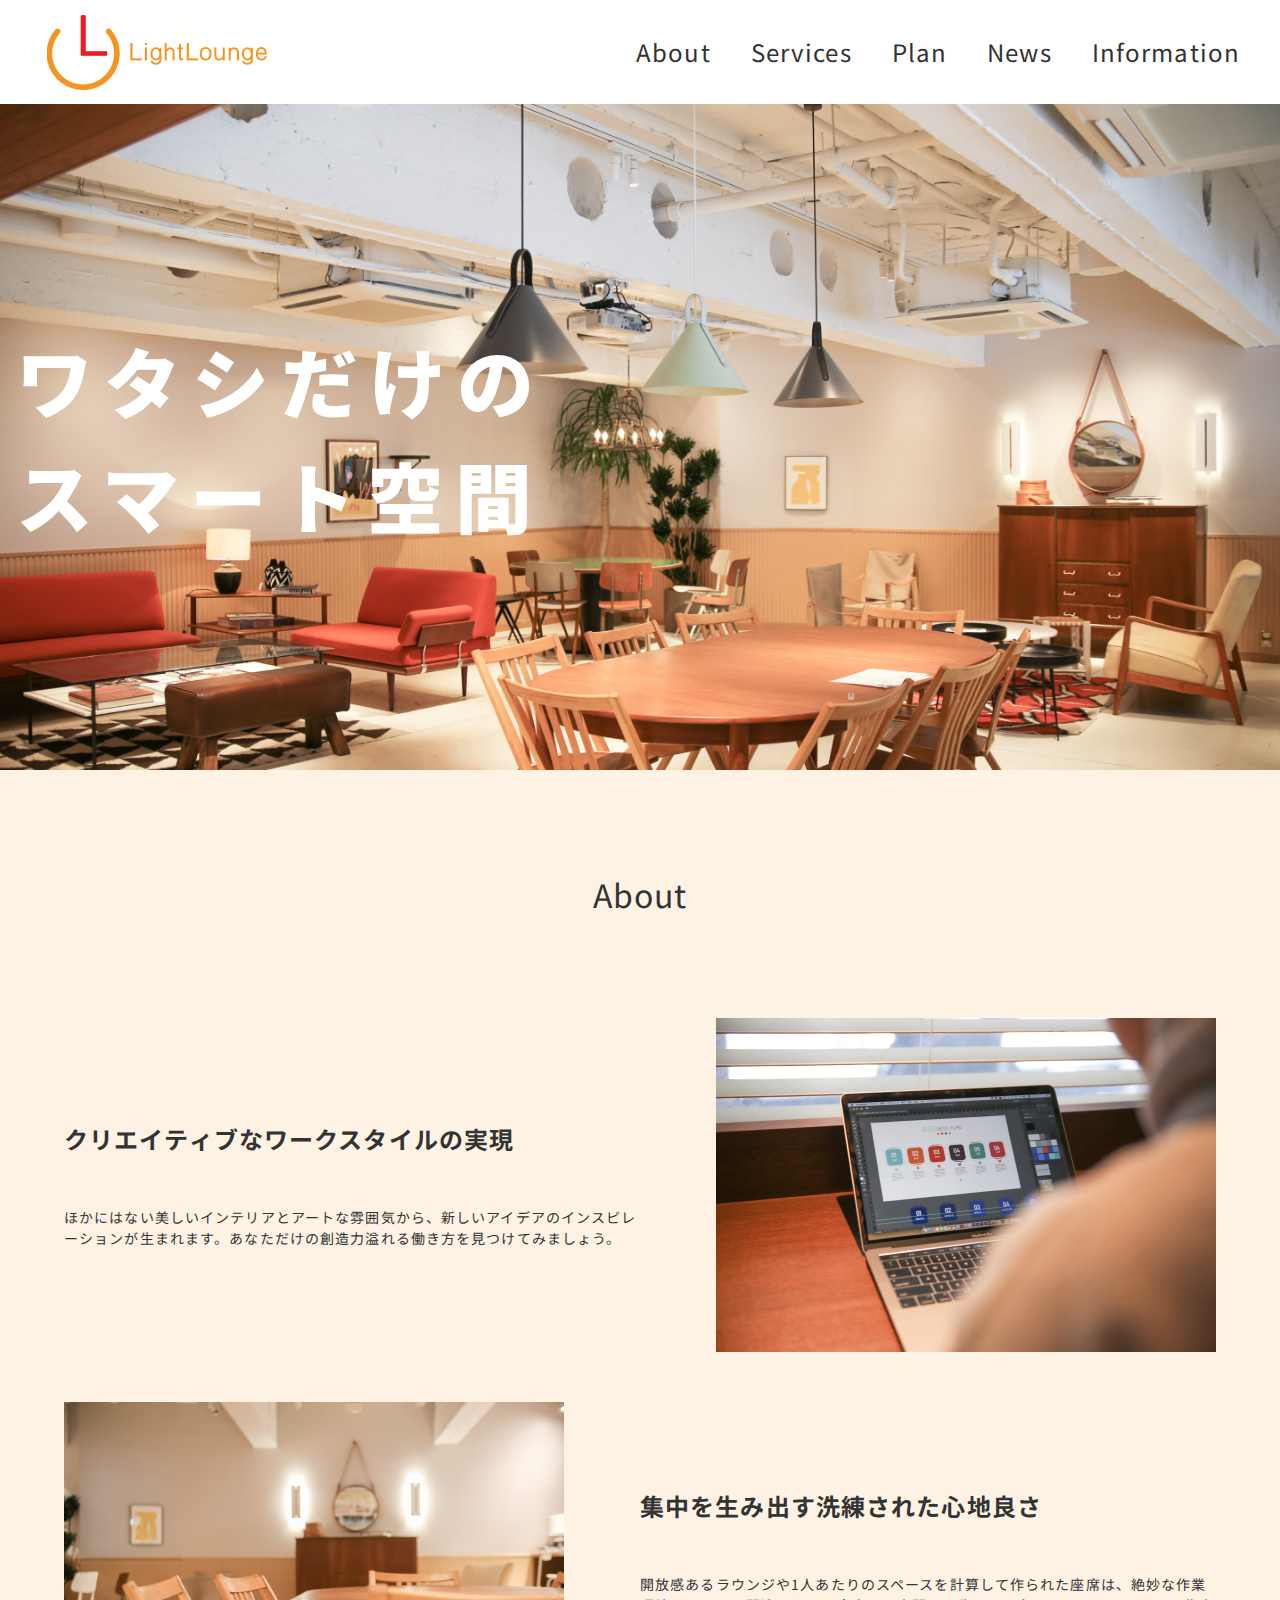
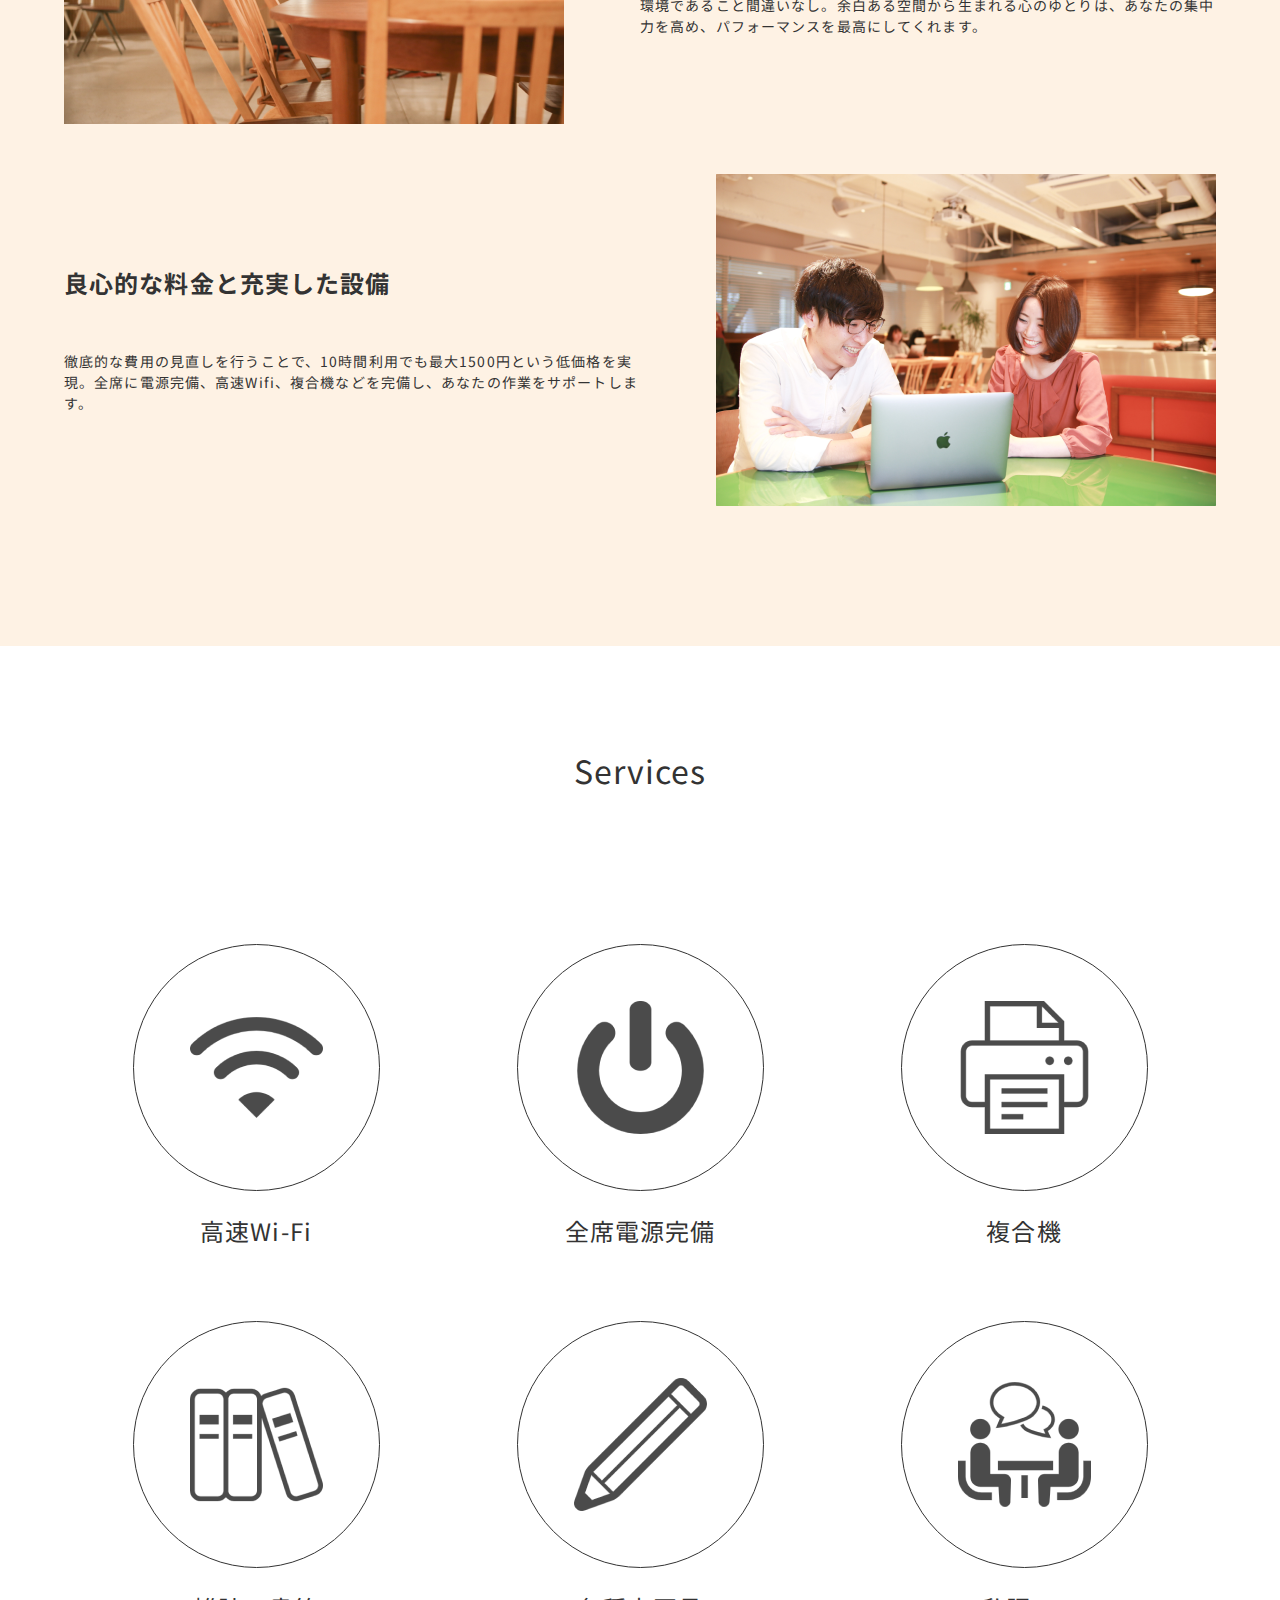
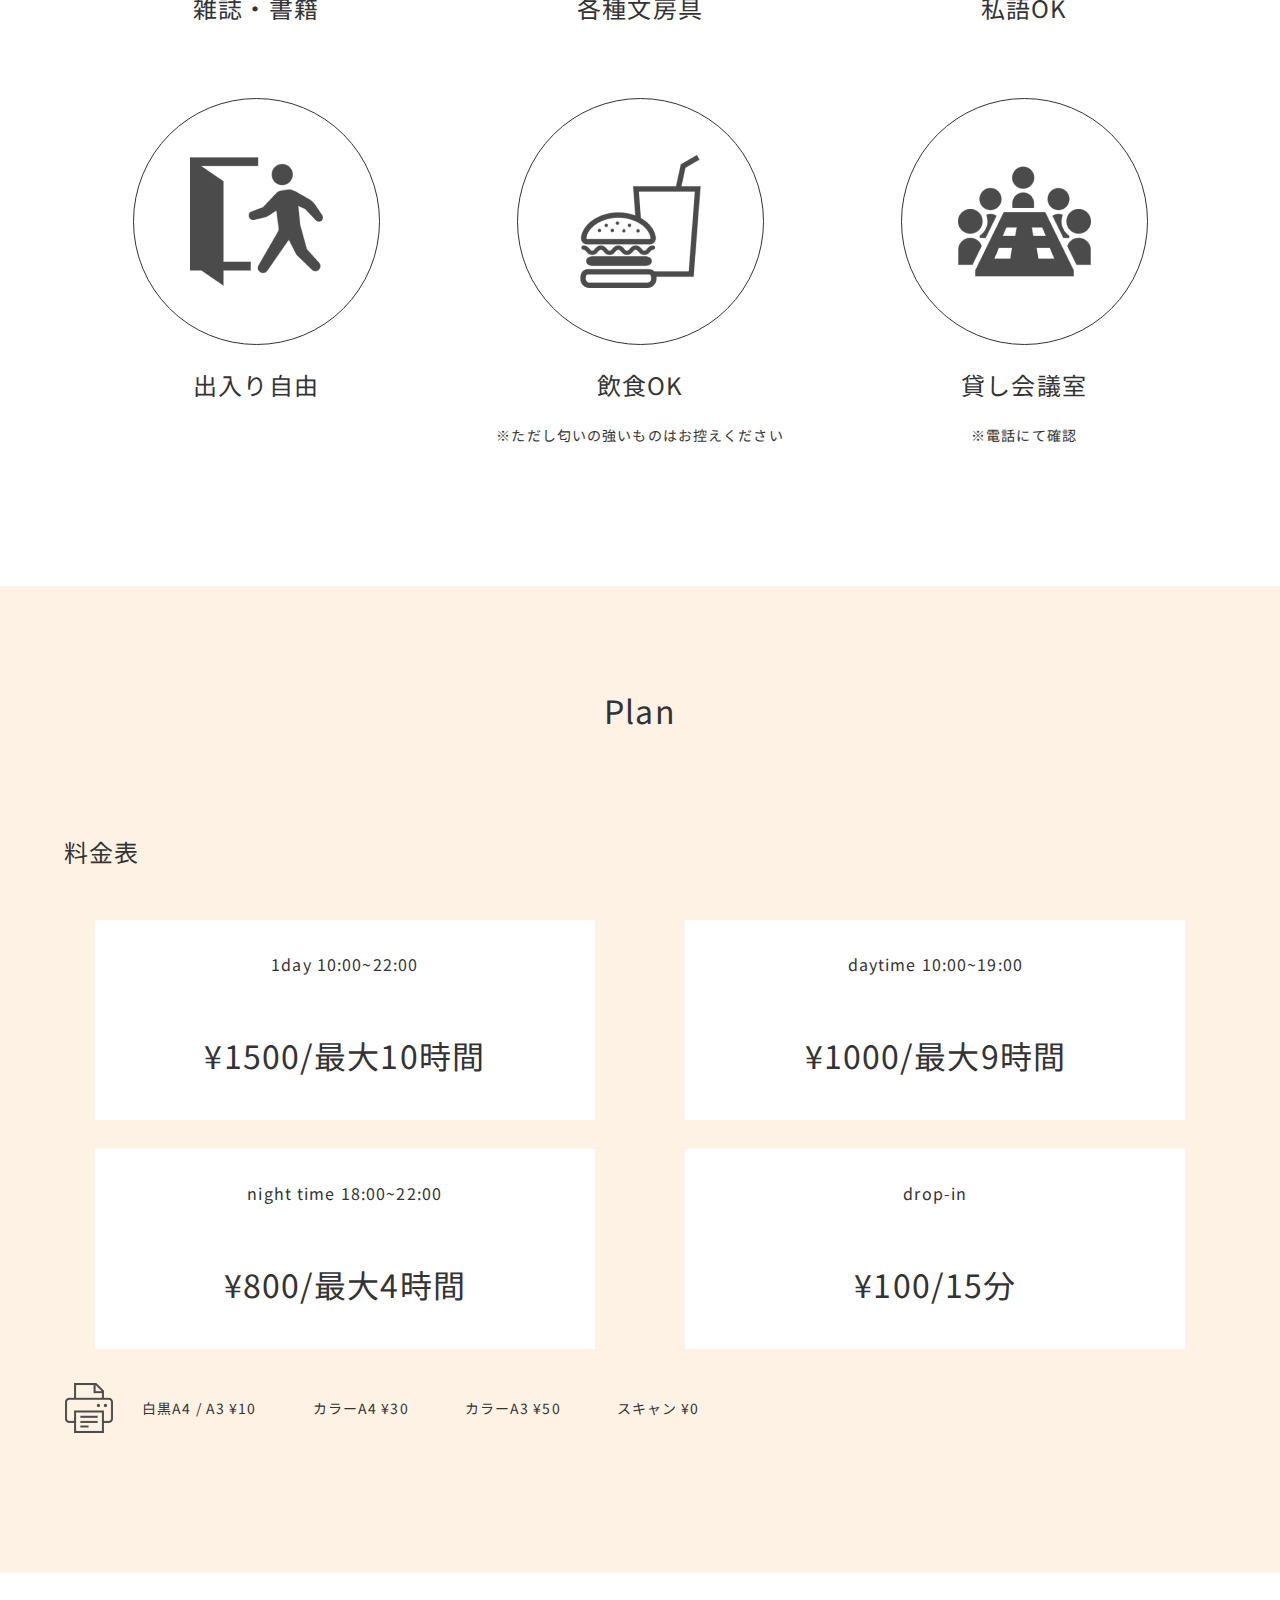
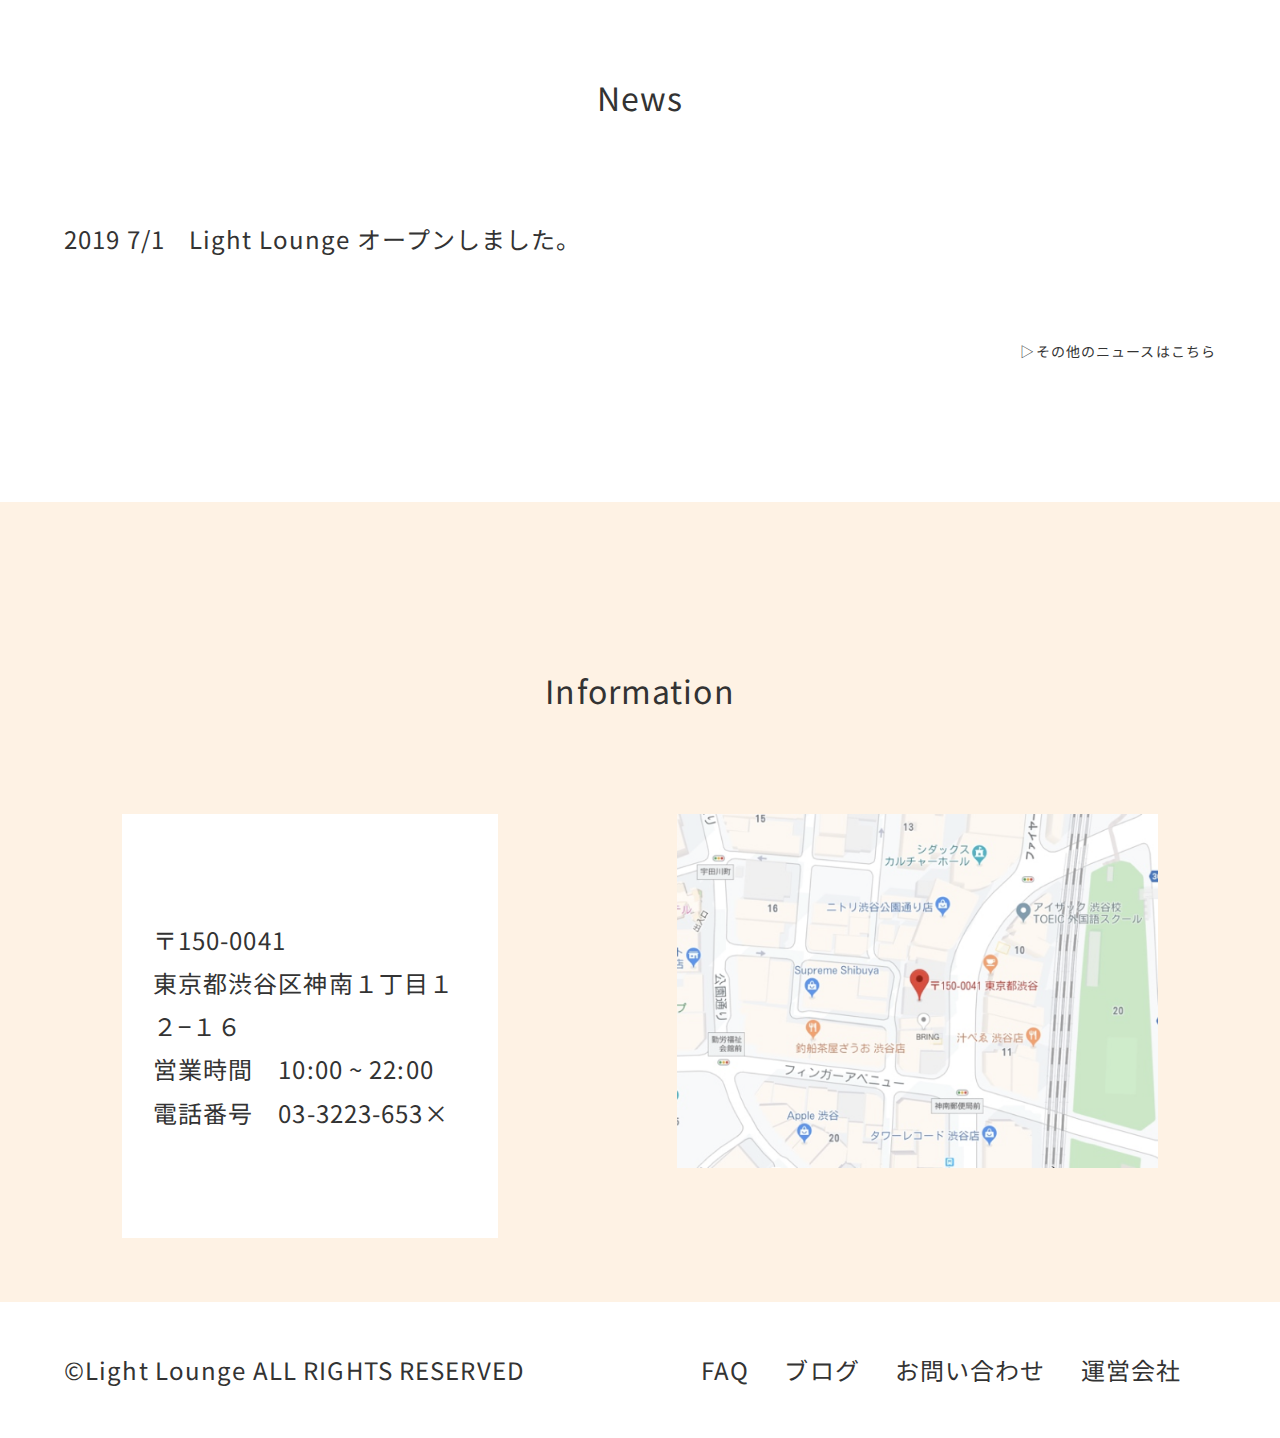
<file: final/index.html>
<!DOCTYPE html>
<html lang="ja">
<head>
  <meta charset="UTF-8">
  <meta name="viewport" content="width=device-width, initial-scale=1.0">
  <meta http-equiv="X-UA-Compatible" content="ie=edge">
  <link href="https://fonts.googleapis.com/css?family=Noto+Sans+JP&display=swap" rel="stylesheet">
  <link rel="stylesheet" href="css/reset.css">
  <link rel="stylesheet" href="css/style.css">
  <title>LightLounge</title>
</head>
<body>
  <header>
    <div class="_header">
      <div class="logo">
        <a href="">
          <img src="./LightLounge_img/確定ロゴB-c 1.png" alt="LightLoungeロゴ">
        </a>
      </div>
      <div class="nav_wrapper">
      <nav class="header_nav">
        <ul class="nav_list">
          <li class="nav_item c"><a href="#About">About</a></li>
          <li class="nav_item"><a href="#Services">Services</a></li>
          <li class="nav_item c"><a href="#Plan">Plan</a></li>
          <li class="nav_item"><a href="#News">News</a></li>
          <li class="nav_item c"><a href="#Information">Information</a></li>
        </ul>
      </nav>
      </div>
      <div class="btn_trigger">
        <span class="bar bar_top"></span>
        <span class="bar bar_mid"></span>
        <span class="bar bar_bottom"></span>
      </div>
    </div>
  </header>
  
  <!-- fv -->

  <div class="fv">
    <!-- <img src="./LightLounge_img/fv.png" alt="fv"> -->
    <p class="fv_concept">ワタシだけの<br>スマート空間</p>
  </div>

  <!-- About -->

  <div class="section_bgc">
    <section class="About" id="About">
      <div class="div_About">
        <h1>About</h1>
        <div class="About_creative">
          <div class="dialogue">
            <h2 class="h2_about">クリエイティブなワークスタイルの実現</h2>
            <p>ほかにはない美しいインテリアとアートな雰囲気から、新しいアイデアのインスピレーションが生まれます。あなただけの創造力溢れる働き方を見つけてみましょう。</p>
          </div>
          <div class="creative_img">
            <img src="./LightLounge_img/画像１.png" alt="creative_img">
          </div>
        </div>
        <div class="About_pleasant">
          <div class="dialogue">
            <h2 class="h2_about">集中を生み出す洗練された心地良さ</h2>
            <p>開放感あるラウンジや1人あたりのスペースを計算して作られた座席は、絶妙な作業環境であること間違いなし。余白ある空間から生まれる心のゆとりは、あなたの集中力を高め、パフォーマンスを最高にしてくれます。</p>
          </div>
          <div class="pleasant_img">
            <img src="./LightLounge_img/画像２.png" alt="pleasant_img">
          </div>
        </div>
        <div class="About_facilities">
            <div class="dialogue">
              <h2 class="h2_about">良心的な料金と充実した設備</h2>
              <p>徹底的な費用の見直しを行うことで、10時間利用でも最大1500円という低価格を実現。全席に電源完備、高速Wifi、複合機などを完備し、あなたの作業をサポートします。</p>
            </div>
          <div class="facilities_img">
            <img src="./LightLounge_img/画像３.png" alt="facilities_img">
          </div>
        </div>
      </div>
    </section>
  </div>

  <!-- Services -->
  <section class="Services" id="Services">
    <div class="div_Services">
      <h1>Services</h1>
      <ul class="card_lists">
        <li class="card_item">
          <div class="Services_img">
            <img src="./LightLounge_img/電波のアイコン 1.png" alt="wi-fi">
          </div>
          <h2 class="h2_Service">高速Wi-Fi</h2>
        </li>
        <li class="card_item">
          <div class="Services_img">
            <img src="./LightLounge_img/switch.png" alt="power">
          </div>
          <h2 class="h2_Service">全席電源完備</h2>
        </li>
        <li class="card_item">
          <div class="Services_img">
            <img src="./LightLounge_img/プリンターの無料アイコン3 1.png" alt="printer">
          </div>
          <h2 class="h2_Service">複合機</h2>
        </li>
        <li class="card_item">
          <div class="Services_img">
            <img src="./LightLounge_img/本棚のアイコン 2 1.png" alt="books">
          </div>
          <h2 class="h2_Service">雑誌・書籍</h2>
        </li>
        <li class="card_item">
          <div class="Services_img">
            <img src="./LightLounge_img/pencil.png" alt="pencil">
          </div>
          <h2 class="h2_Service">各種文房具</h2>
        </li>
        <li class="card_item">
          <div class="Services_img">
            <img src="./LightLounge_img/会話アイコン 1.png" alt="talking">
          </div>
          <h2 class="h2_Service">私語OK</h2>
        </li>
        <li class="card_item">
          <div class="Services_img">
            <img src="./LightLounge_img/EXITのベクター素材1 1.png" alt="enter">
          </div>
          <h2 class="h2_Service">出入り自由</h2>
        </li>
        <li class="card_item">
          <div class="Services_img">
            <img src="./LightLounge_img/飲食アイコン1 1.png" alt="eating">
          </div>
          <h2 class="h2_Service">飲食OK</h2>
          <p class="plus_comment">※ただし匂いの強いものはお控えください</p>
        </li>
        <li class="card_item">
          <div class="Services_img">
            <img src="./LightLounge_img/会議アイコン3 1.png" alt="meeting">
          </div>
          <h2 class="h2_Service">貸し会議室</h2>
          <p class="plus_comment1">※電話にて確認</p>
        </li>
      </ul>
    </div>
  </section>

  <!-- Plan -->
  <div class="section_bgc">
    <section class="Plan" id="Plan">
      <div class="div_Plan">
        <h1>Plan</h1>
        <h2 class="table">料金表</h2>
        <ul class="price_lists">
          <li class="price_card">
            <div class="price_box">
              <p class="time">1day 10:00~22:00</p>
              <p class="price">¥1500/最大10時間</p>
            </div>
          </li>
          <li class="price_card">
            <div class="price_box">
              <p class="time">daytime 10:00~19:00</p>
              <p class="price">¥1000/最大9時間</p>
            </div>
            </li>
          <li class="price_card">
            <div class="price_box">
              <p class="time">night time 18:00~22:00</p>
              <p class="price">¥800/最大4時間</p>
            </div>
          </li>
          <li class="price_card">
            <div class="price_box">
              <p class="time">drop-in</p>
              <p class="price">¥100/15分</p>
            </div>
          </li>
        </ul>
        <div class="printer">
          <div class="Plan_img">
            <img src="./LightLounge_img/プリンターの無料アイコン3 2.png" alt="printer">
          </div>
          <div class="printer_plans">
            <div class="printer_12">
              <div class="printer_1">
                <p class="printer_plan">白黒A4 / A3    ¥10</p>
              </div>
              <div class="printer_2">
                <p class="printer_plan">カラーA4    ¥30</p>
              </div>
            </div>
            <div class="printer_34">
              <div class="printer_3">
                <p class="printer_plan bb">カラーA3    ¥50</p>
              </div>
              <div class="printer_3">
                <p class="printer_plan br">スキャン  ¥0</p>
              </div>
            </div>
          </div>
        </div>
      </div>
    </section>
  </div>

  <!-- News -->
  <section class="News" id="News">
    <h1>News</h1>
    <dl class="_News">
      <dt class="date">2019 7/1</dt>
      <dd class="content">Light Lounge オープンしました。</dd>
    </dl>
    <p class="other_News">▷その他のニュースはこちら</p>
  </section>

  <!-- Information -->
  <div class="section_bgc">
    <section class="Information" id="Information">
      <h1>Information</h1>
      <div class="all_Information">
        <div class="adress_n_contact">
          <p class="zip_code">〒150-0041</p>
          <p class="adress">東京都渋谷区神南１丁目１２−１６</p>
          <p class="business_hours">営業時間　10:00 ~ 22:00</p>
          <p class="number">電話番号　03-3223-653×</p>
        </div>
        <div class="map">
          <img src="./LightLounge_img/map.png" alt="map">
        </div>
      </div>
    </section>
  </div>

  <!-- footer -->
  <footer>
    <div class="rights">
      <p class="LLrights">©︎Light Lounge  ALL RIGHTS RESERVED</p>
    </div>
    <div class="navbar">
      <ul class="footer_menu">
        <li class="footer_nav"><a href="faq/index.html">FAQ</a></li>
        <li class="footer_nav"><a href="">ブログ</a></li>
        <li class="footer_nav"><a href="">お問い合わせ</a></li>
        <li class="footer_nav"><a href="">運営会社</a></li>
      </ul>
    </div>
  </footer>
  <script src="https://ajax.googleapis.com/ajax/libs/jquery/3.4.1/jquery.min.js"></script>
  <script src="./js/script.js"></script>
</body>
</html>
</file>
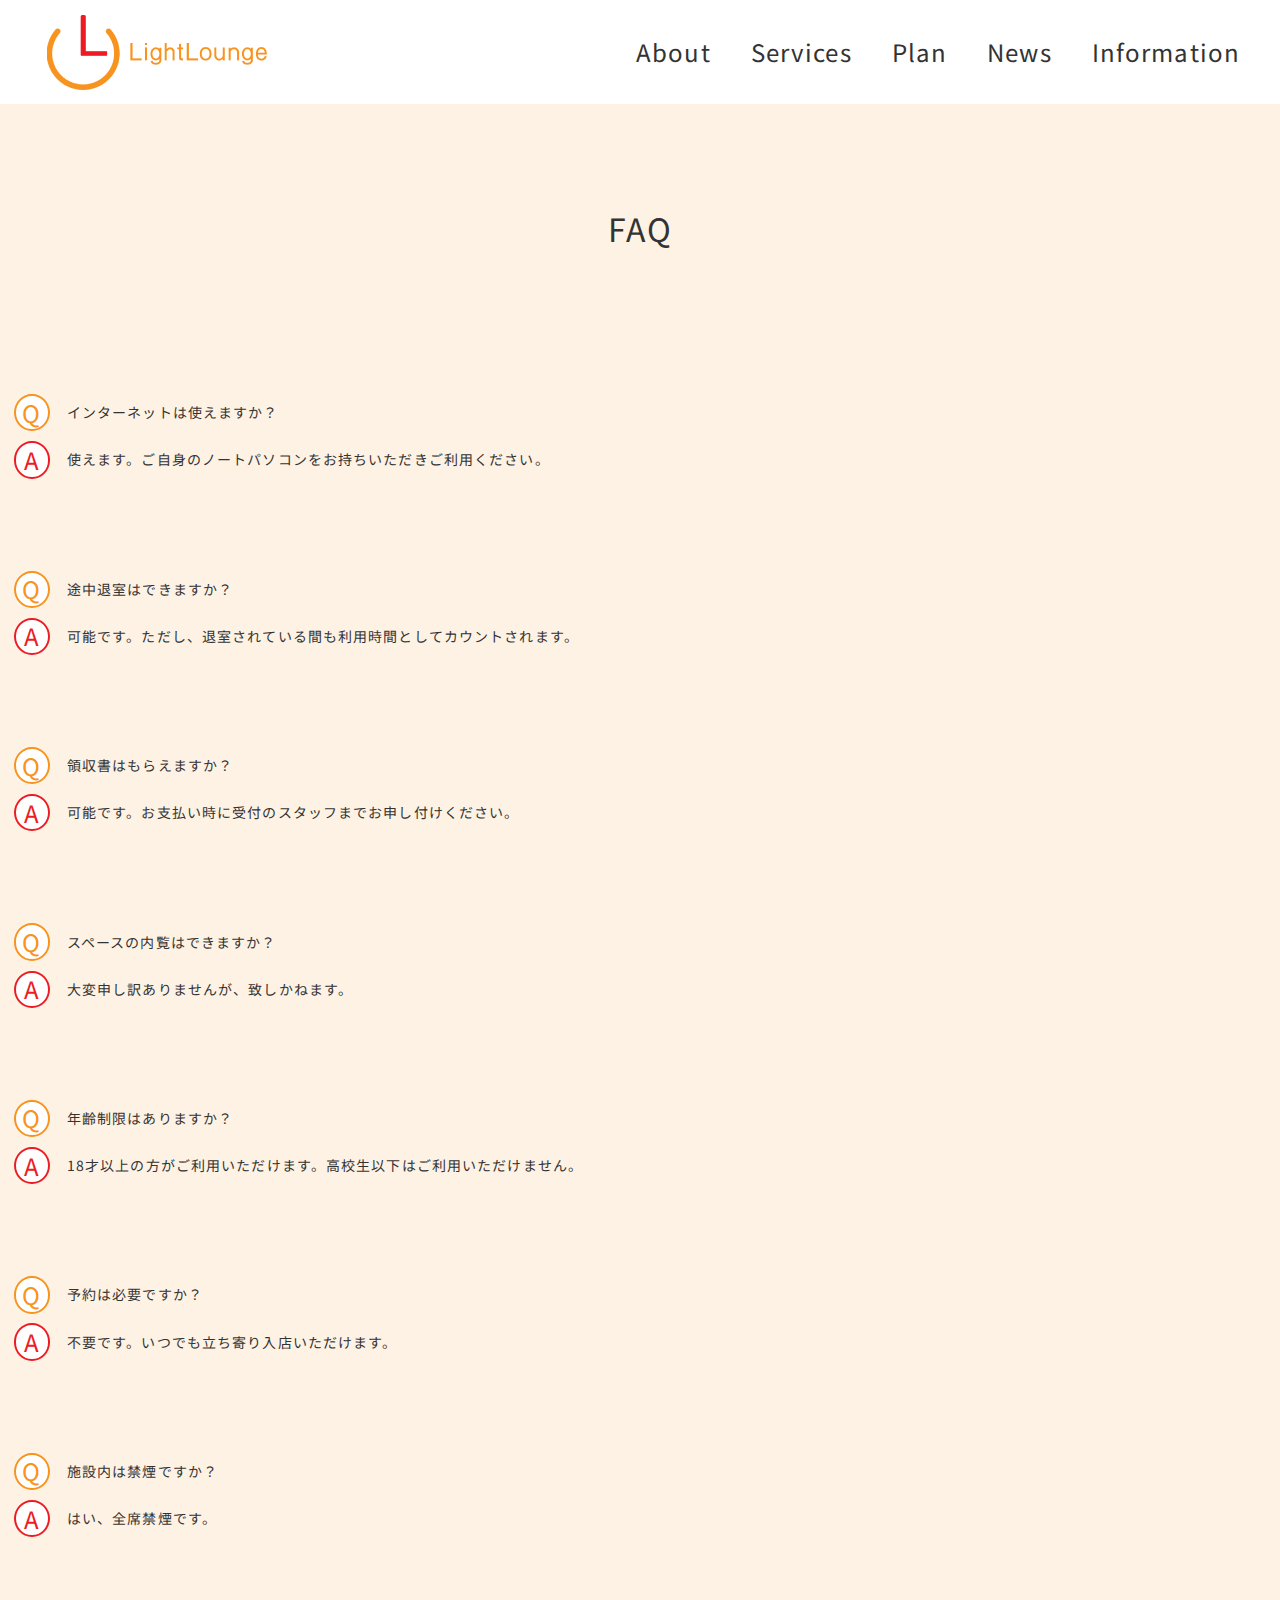
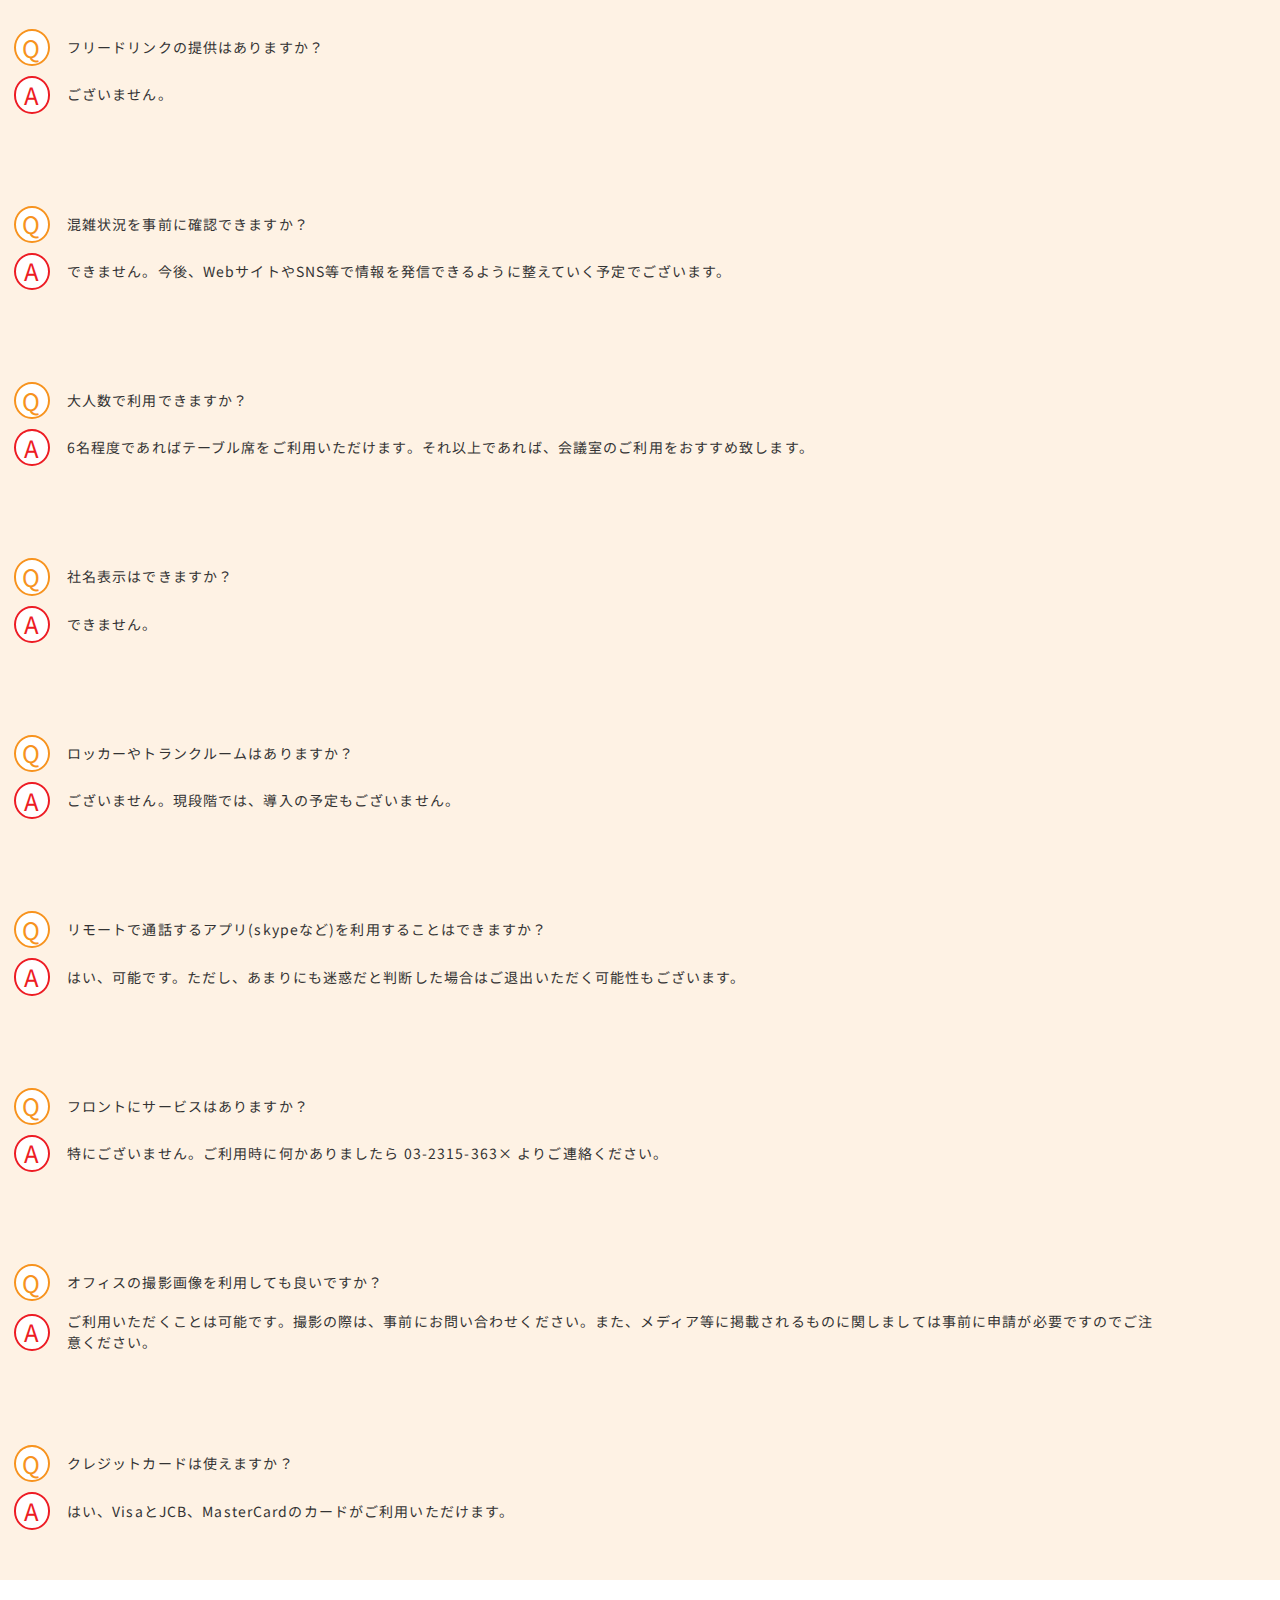
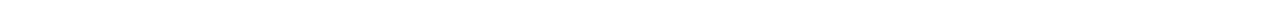
<file: final/faq/index.html>
<!DOCTYPE html>
<html lang="ja">
<head>
  <meta charset="UTF-8">
  <meta name="viewport" content="width=device-width, initial-scale=1.0">
  <meta http-equiv="X-UA-Compatible" content="ie=edge">
  <link href="https://fonts.googleapis.com/css?family=Noto+Sans+JP&display=swap" rel="stylesheet">
  <link rel="stylesheet" href="../css/reset.css">
  <link rel="stylesheet" href="../css/style.css">
  <title>LightLounge FAQ</title>
</head>
<body>
    <header>
      <div class="_header">
        <div class="logo">
          <a href="../index.html">
            <img src="../LightLounge_img/確定ロゴB-c 1.png" alt="LightLoungeロゴ">
          </a>
        </div>
        <div class="nav_wrapper">
        <nav class="header_nav">
          <ul class="nav_list">
            <li class="nav_item c"><a href="#About">About</a></li>
            <li class="nav_item"><a href="#Services">Services</a></li>
            <li class="nav_item c"><a href="#Plan">Plan</a></li>
            <li class="nav_item"><a href="#News">News</a></li>
            <li class="nav_item c"><a href="#Information">Information</a></li>
          </ul>
        </nav>
        </div>
        <div class="btn_trigger">
          <span class="bar bar_top"></span>
          <span class="bar bar_mid"></span>
          <span class="bar bar_bottom"></span>
        </div>
      </div>
    </header>
  <div class="section_bgc">
    <section class="FAQ">
      <h1>FAQ</h1>
      <div class="Q_A">
        <div class="_q">
        <h2 class="Q size_normal orange">Q</h2>
        <p class="question">インターネットは使えますか？</p>
        </div>
        <div class="_a">
        <h2 class="A size_normal red">A</h2>
        <p class="answer">使えます。ご自身のノートパソコンをお持ちいただきご利用ください。</p>
      </div>
      </div>
      <div class="Q_A">
        <div class="_q">
        <h2 class="Q size_normal orange">Q</h2>
        <p class="question">途中退室はできますか？</p>
        </div>
        <div class="_a">
        <h2 class="A size_normal red">A</h2>
        <p class="answer">可能です。ただし、退室されている間も利用時間としてカウントされます。</p>
      </div>
      </div>
      <div class="Q_A">
        <div class="_q">
        <h2 class="Q size_normal orange">Q</h2>
        <p class="question">領収書はもらえますか？</p>
        </div>
        <div class="_a">
        <h2 class="A size_normal red">A</h2>
        <p class="answer">可能です。お支払い時に受付のスタッフまでお申し付けください。</p>
      </div>
      </div>
      <div class="Q_A">
        <div class="_q">
        <h2 class="Q size_normal orange">Q</h2>
        <p class="question">スペースの内覧はできますか？</p>
        </div>
        <div class="_a">
        <h2 class="A size_normal red">A</h2>
        <p class="answer">大変申し訳ありませんが、致しかねます。</p>
      </div>
      </div>
      <div class="Q_A">
        <div class="_q">
        <h2 class="Q size_normal orange">Q</h2>
        <p class="question">年齢制限はありますか？</p>
        </div>
        <div class="_a">
        <h2 class="A size_normal red">A</h2>
        <p class="answer">18才以上の方がご利用いただけます。高校生以下はご利用いただけません。</p>
      </div>
      </div>
      <div class="Q_A">
        <div class="_q">
        <h2 class="Q size_normal orange">Q</h2>
        <p class="question">予約は必要ですか？</p>
        </div>
        <div class="_a">
        <h2 class="A size_normal red">A</h2>
        <p class="answer">不要です。いつでも立ち寄り入店いただけます。</p>
      </div>
      </div>
      <div class="Q_A">
        <div class="_q">
        <h2 class="Q size_normal orange">Q</h2>
        <p class="question">施設内は禁煙ですか？</p>
        </div>
        <div class="_a">
        <h2 class="A size_normal red">A</h2>
        <p class="answer">はい、全席禁煙です。</p>
      </div>
      </div>
      <div class="Q_A">
        <div class="_q">
        <h2 class="Q size_normal orange">Q</h2>
        <p class="question">フリードリンクの提供はありますか？</p>
        </div>
        <div class="_a">
        <h2 class="A size_normal red">A</h2>
        <p class="answer">ございません。</p>
      </div>
      </div>
      <div class="Q_A">
        <div class="_q">
        <h2 class="Q size_normal orange">Q</h2>
        <p class="question">混雑状況を事前に確認できますか？</p>
        </div>
        <div class="_a">
        <h2 class="A size_normal red">A</h2>
        <p class="answer">できません。今後、WebサイトやSNS等で情報を発信できるように整えていく予定でございます。</p>
      </div>
      </div>
      <div class="Q_A">
        <div class="_q">
        <h2 class="Q size_normal orange">Q</h2>
        <p class="question">大人数で利用できますか？</p>
        </div>
        <div class="_a">
        <h2 class="A size_normal red">A</h2>
        <p class="answer">6名程度であればテーブル席をご利用いただけます。それ以上であれば、会議室のご利用をおすすめ致します。</p>
      </div>
      </div>
      <div class="Q_A">
        <div class="_q">
        <h2 class="Q size_normal orange">Q</h2>
        <p class="question">社名表示はできますか？</p>
        </div>
        <div class="_a">
        <h2 class="A size_normal red">A</h2>
        <p class="answer">できません。</p>
      </div>
      </div>
      <div class="Q_A">
        <div class="_q">
        <h2 class="Q size_normal orange">Q</h2>
        <p class="question">ロッカーやトランクルームはありますか？</p>
        </div>
        <div class="_a">
        <h2 class="A size_normal red">A</h2>
        <p class="answer">ございません。現段階では、導入の予定もございません。</p>
      </div>
      </div>
      <div class="Q_A">
        <div class="_q">
        <h2 class="Q size_normal orange">Q</h2>
        <p class="question">リモートで通話するアプリ(skypeなど)を利用することはできますか？</p>
        </div>
        <div class="_a">
        <h2 class="A size_normal red">A</h2>
        <p class="answer">はい、可能です。ただし、あまりにも迷惑だと判断した場合はご退出いただく可能性もございます。</p>
      </div>
      </div>
      <div class="Q_A">
        <div class="_q">
        <h2 class="Q size_normal orange">Q</h2>
        <p class="question">フロントにサービスはありますか？</p>
        </div>
        <div class="_a">
        <h2 class="A size_normal red">A</h2>
        <p class="answer">特にございません。ご利用時に何かありましたら 03-2315-363× よりご連絡ください。</p>
      </div>
      </div>
      <div class="Q_A">
        <div class="_q">
        <h2 class="Q size_normal orange">Q</h2>
        <p class="question">オフィスの撮影画像を利用しても良いですか？</p>
        </div>
        <div class="_a">
        <h2 class="A size_normal red">A</h2>
        <p class="answer l">ご利用いただくことは可能です。撮影の際は、事前にお問い合わせください。また、メディア等に掲載されるものに関しましては事前に申請が必要ですのでご注意ください。</p>
        </div>  
      </div>
      <div class="Q_A">
        <div class="_q">
        <h2 class="Q size_normal orange">Q</h2>
        <p class="question">クレジットカードは使えますか？</p>
        </div>
        <div class="_a">
        <h2 class="A size_normal red">A</h2>
        <p class="answer">はい、VisaとJCB、MasterCardのカードがご利用いただけます。</p>
      </div>
      </div>
    </section>
  </div>
  <script src="https://ajax.googleapis.com/ajax/libs/jquery/3.4.1/jquery.min.js"></script>
  <script src="../js/script.js"></script>
</body>
</html>
</file>
<file: final/css/style.css>
html {
  font-size: 62.5%;
}

body {
  font-size: 1.4rem;
  font-family: 'Noto Sans JP','sans-serif';
  letter-spacing: 0.08em;
  line-height: 1.5;
  color: #333333;
}

img {
  max-width: 100%;
  height: auto;
  vertical-align: bottom;
}

/* 幅の取り方は要確認。px,em,rem,vw,%など。横幅を縮めた時、文字も比例させる時にはどうするか確認する。 */

/* header */

.btn_trigger{
  display: none;
}

header {
  padding: 1.042em 0;
}

._header{
  width: 100%;
  max-width: 100%;
  display: flex;
  align-items: center;
  margin: 0 auto;
  justify-content: space-between;
}

.logo{
  width: 220px;
  padding-left: 3.357em;
}

.nav_list{
  font-size: 2.4rem;
  display: flex;
}

.nav_item{
  font-size: 2.4rem;
  padding-right: 1.667em;
}

/* fv */

.fv{
  background-image: url(../LightLounge_img/fv.png);
  background-position: center;
  display: flex;
  max-width: 100%;
  width: 100vw;
  padding-top: 52%;
  vertical-align: bottom;
  background-size: cover;
  position: relative;
}

.fv_concept{
  color: #ffffff;
  margin: auto 0;
  font-size: 6vw;
  font-weight: 900;
  letter-spacing: 1.12rem;
  padding-left: 0.208em;
  position: absolute;
  top: 50%;
  transform: translateY(-50%);
}

/* common */

h1{
  font-size: 3.2rem;
  text-align: center;
  padding: 3.125em;
}

h2 ,footer{
  font-size: 2.4rem;
}

.h2_about{
  font-weight: bold;
  padding-bottom: 2.083em;
}

.div_About ,.div_Services ,.div_Plan ,.News ,.all_Information ,footer{
  width: 90%;
  margin: auto;
}

.section_bgc{
  width: 100%;
  background-color: #FEF2E4;
}

section{
  max-width: 1440px;
  margin: 0 auto;
}

/* About */

.About {
  padding-bottom: 10em;
}

.About_creative{
  display: flex;
}

.creative_img ,.facilities_img{
  padding-left: 3.571em;
  margin-left: auto;
}

.pleasant_img{
  padding-right: 3.571em;
  margin-right: auto;
}

.About_pleasant{
  display: flex;
  flex-direction: row-reverse;
  padding: 3.571em 0;
}

.About_facilities{
  display: flex;
}

.dialogue{
  max-width: 50%;
  margin: auto 0;
}

/* Services */

.card_lists{
  display: grid;
  grid-template-columns: 1fr 1fr 1fr;
  justify-content: center;
}

.card_item{
  text-align: center;
  padding-top: 3.571em;
}

.Services_img{
  border-radius: 50%;
  border: 1px solid;
  padding: 4em;
  width: 133px;
  margin: auto;
}

.h2_Service{
  padding: 0.917em 0;
}

.Services{
  padding-bottom: 10em
}



/* Plan */

.Plan{
  padding-bottom: 10em;
}

.table {
  padding-bottom: 2.083em;
}

.price_lists{
  display: grid;
  grid-template-columns: 1fr 1fr;
  justify-content: center;
  grid-gap: 2.083em;
}

.price_card{
  text-align: center;
  width: 35.71em;
  height: 14.286em;
  background-color: #ffffff;
  margin: 0 auto;
}

.time{
  font-size: 1.6rem;
  padding: 2em 0 3.438em 0;
}

.price{
  font-size: 3.2rem;
}

.printer{
  display: flex;
  align-items: center;
  padding-top: 2.458em;
}

.printer_plans{
  display: flex;
}

.printer_12{
  display: flex;
}

.printer_34{
  display: flex;
}

.printer_1 ,.printer_2 ,.printer_3, .printer_4{
  margin: auto 2em;
}

.printer_1{
  padding-right: 0;
}

.printer_3{
  padding-right: 0;
}

/* News */

.News{
  padding-bottom: 10em;
}

._News{
  display: flex;
  font-size: 2.4rem;
}

.date{
  padding-right: 1em;
}

.other_News{
  text-align: right;
  margin-top: 6em;
}

/* Information */

.Information{
  padding: 5%;
}

.all_Information{
  display: flex;
  justify-content: space-between;
}

.adress_n_contact{
  background-color: #ffffff;
  font-size: 2.4rem;
  margin: auto 0;
  line-height: 1.8;
  margin-right: 7.458em;
  padding: 10% 3%;
}


footer{
  display: flex;
  justify-content: space-between;
  padding: 50px 0;
}

.footer_menu{
  display: flex;
}

.footer_nav{
  padding-right: 35px;
}

/* FAQ */

.FAQ{
  background-color: #FEF2E4;
}

.Q_A{  
  width: 90%;
  margin: 3em 1em;
  padding-bottom: 2.857em;
}

._q ,._a{
  align-items: center;
  display: flex;
  padding-bottom: 0.714em;
}

.Q ,.A{
  display: inline-flex;
  justify-content: center;
  align-items: center;
  border-radius: 50%;
  flex-flow: column; 
  vertical-align: top;
  margin-right: 0.714em;
}

.size_normal{
  width: 1.385em;
  height: 1.385em;
}

.orange{
  color: #F7931E;
  border: 2px solid;
  background-color: #ffffff;
}

.red{
  color: #ED1C24;
  border: 2px solid;
  background-color: #ffffff;
}

.question ,.answer {
  width: 100%;
}

@media screen and (max-width: 1100px){

footer{
  display: flex;
  flex-direction: column;
  justify-content: space-between;
  padding: 50px 0;
}

.footer_menu {
  display: flex;
  flex-direction: column;
}

.footer_nav{
  text-align: right;
  padding-right: 0;
}

}



@media screen and (max-width: 1059px){

.price_lists{
  display: grid;
  grid-template-columns: 1fr;
  justify-content: center;
  grid-gap: 2.083em;
}

.price_card{
  text-align: center;
  width: 24.286em;
  height: 8.214em;
  background-color: #ffffff;
  margin: 0 auto;
}


.time{
  font-size: 1.6rem;
  padding: 0.857em 0 1.571em 0;
}

.price{
  font-size: 2.4rem;
}

.Plan ,.News{
  padding-bottom: 3.571em;
}

}

@media screen and (max-width: 930px){

.btn_trigger{
  display: block;
  width: 30px;
  height: 30px;
  border: #f7931e 1px solid;
  z-index: 3;
  margin-right: 0;
  position: absolute;
  top: 12px;
  right: 17px;
}

.bar{
  width: 15px;
  height: 1px;
  background-color: #F7931E;
  display: block;
  position: absolute;
  left: 50%;
  transform: translateX(-50%);
}

.bar_top{
  top: 9px;
}
.bar_mid{
  top: 50%;
  transform: translate(-50%,-50%);
}
.bar_bottom{
  bottom: 9px;
}

.btn_trigger.close .bar_top{
  transform: translate(-50%,6px) rotate(45deg);
  transition: transform .3s;
}
.btn_trigger.close .bar_mid{
  opacity: 0;
  transition: opacity .3s;
}
.btn_trigger.close .bar_bottom{
  transform: translate(-50%,-5px) rotate(-45deg);
  transition: transform .3s;
}

.nav_list{
  font-size: 2.4rem;
  width: 100%;
  display: flex;
  flex-direction: column;
}

.nav_wrapper{
  display: none;
  text-align: center;
  padding-top: 10px;
  margin: 0 auto;
  width: 100%;
}

.logo{
  width: 100px;
  padding-left: 0;
  position: absolute;
  top: 10px;
  left: 17px;
}

header {
  padding: 1.042em 0;
  margin-top: 32px;
}

.nav_item{
  font-size: 2.4rem;
  padding: 0.5em 0;
}

.c{
  font-size: 2.4rem;
  padding: 0.5em 0;
  background-color: #FEF2E4;
  width: 100%;
}

}



@media screen and (max-width: 768px){

/* common */

h1{
  font-size: 2.4rem;
  text-align: center;
  padding: 2.083em 0;
}

h2 ,footer{
  font-size: 1.6rem;
}

/* fv */

.fv_concept{
  color: #ffffff;
  margin: auto 0;
  font-size: 6.4vw;
  font-weight: 900;
  letter-spacing: 0.3rem;
  padding-left: 0.708em;
  position: absolute;
  top: 50%;
  transform: translateY(-50%);
}

/* About */

.About {
  padding-bottom: 3.571em;
}

.About_creative{
  display: flex;
  flex-direction: column-reverse;
}
.About_pleasant{
  display: flex;
  flex-direction: column-reverse;
}
.About_facilities{
  display: flex;
  flex-direction: column-reverse;
}

.creative_img ,.facilities_img{
  margin: 0 auto;
  padding: 0;
}

.pleasant_img{
  padding-right: 0;
  margin: 0 auto;
}

.dialogue{
  max-width: 100%;
  margin: auto 0;
}

.h2_about{
  padding: 0.625em 0;
}

/* Services */

.card_lists{
  display: grid;
  grid-template-columns: 1fr 1fr;
  justify-content: center;
}

.plus_comment{
  text-align: center;
}

.Services_img{
  border-radius: 50%;
  border: 1px solid;
  padding: 2.3em;
  width: 64px;
  margin: 0 auto;
}

.Services {
  padding-bottom: 3.571em;
}

/* Plan */

.price_lists{
  display: grid;
  grid-template-columns: 1fr;
  justify-content: center;
  grid-gap: 2.083em;
}

.price_card{
  text-align: center;
  width: 24.286em;
  height: 8.214em;
  background-color: #ffffff;
  margin: 0 auto;
}

.Plan_img{
  margin-right: 20px;
}

.printer_plans{
  display: flex;
  flex-direction: column;
}

.printer_1{
  padding-right: 0.6em;
}

.bb{
  padding-right: 1.9em;
}

.printer_1 ,.printer_2 ,.printer_3, .printer_4{
  margin: 0;
}



/* News */

.time{
  font-size: 1.6rem;
  padding: 0.857em 0 1.571em 0;
}

.price{
  font-size: 2.4rem;
}

.Plan ,.News{
  padding-bottom: 3.571em;
}

/* News */
._News{
  display: flex;
  flex-direction: column;
  font-size: 1.6rem;
}


/* Information */

.all_Information{
  display: flex;
  flex-direction: column;
}

.adress_n_contact {
  font-size: 1.6rem;
  margin: auto 0;
  line-height: 1.8;
}

.map{
  padding-top: 1.429em;
}

.LLrights{
  font-size: 1.2rem;
}

/* footer */

footer{
  display: flex;
  flex-direction: column;
  justify-content: space-between;
  padding: 50px 0;
}

.footer_menu {
  display: flex;
  flex-direction: column;
}

.footer_nav{
  text-align: right;
  padding-right: 0;
}

/* FAQ */

.orange{
  color: #F7931E;
  border: 2px solid;
  background-color: #ffffff;
  position: absolute;
}

.red{
  color: #ED1C24;
  border: 2px solid;
  background-color: #ffffff;
  position: absolute;
}

.question ,.answer {
  padding-left: 40px;
}

}

@media screen and (max-width: 480px){

.plus_comment{
  text-align: left;
}


.price_card{
  text-align: center;
  width: 22em;
  height: 8em;
  background-color: #ffffff;
  margin: 0 auto;
}

}
</file>
